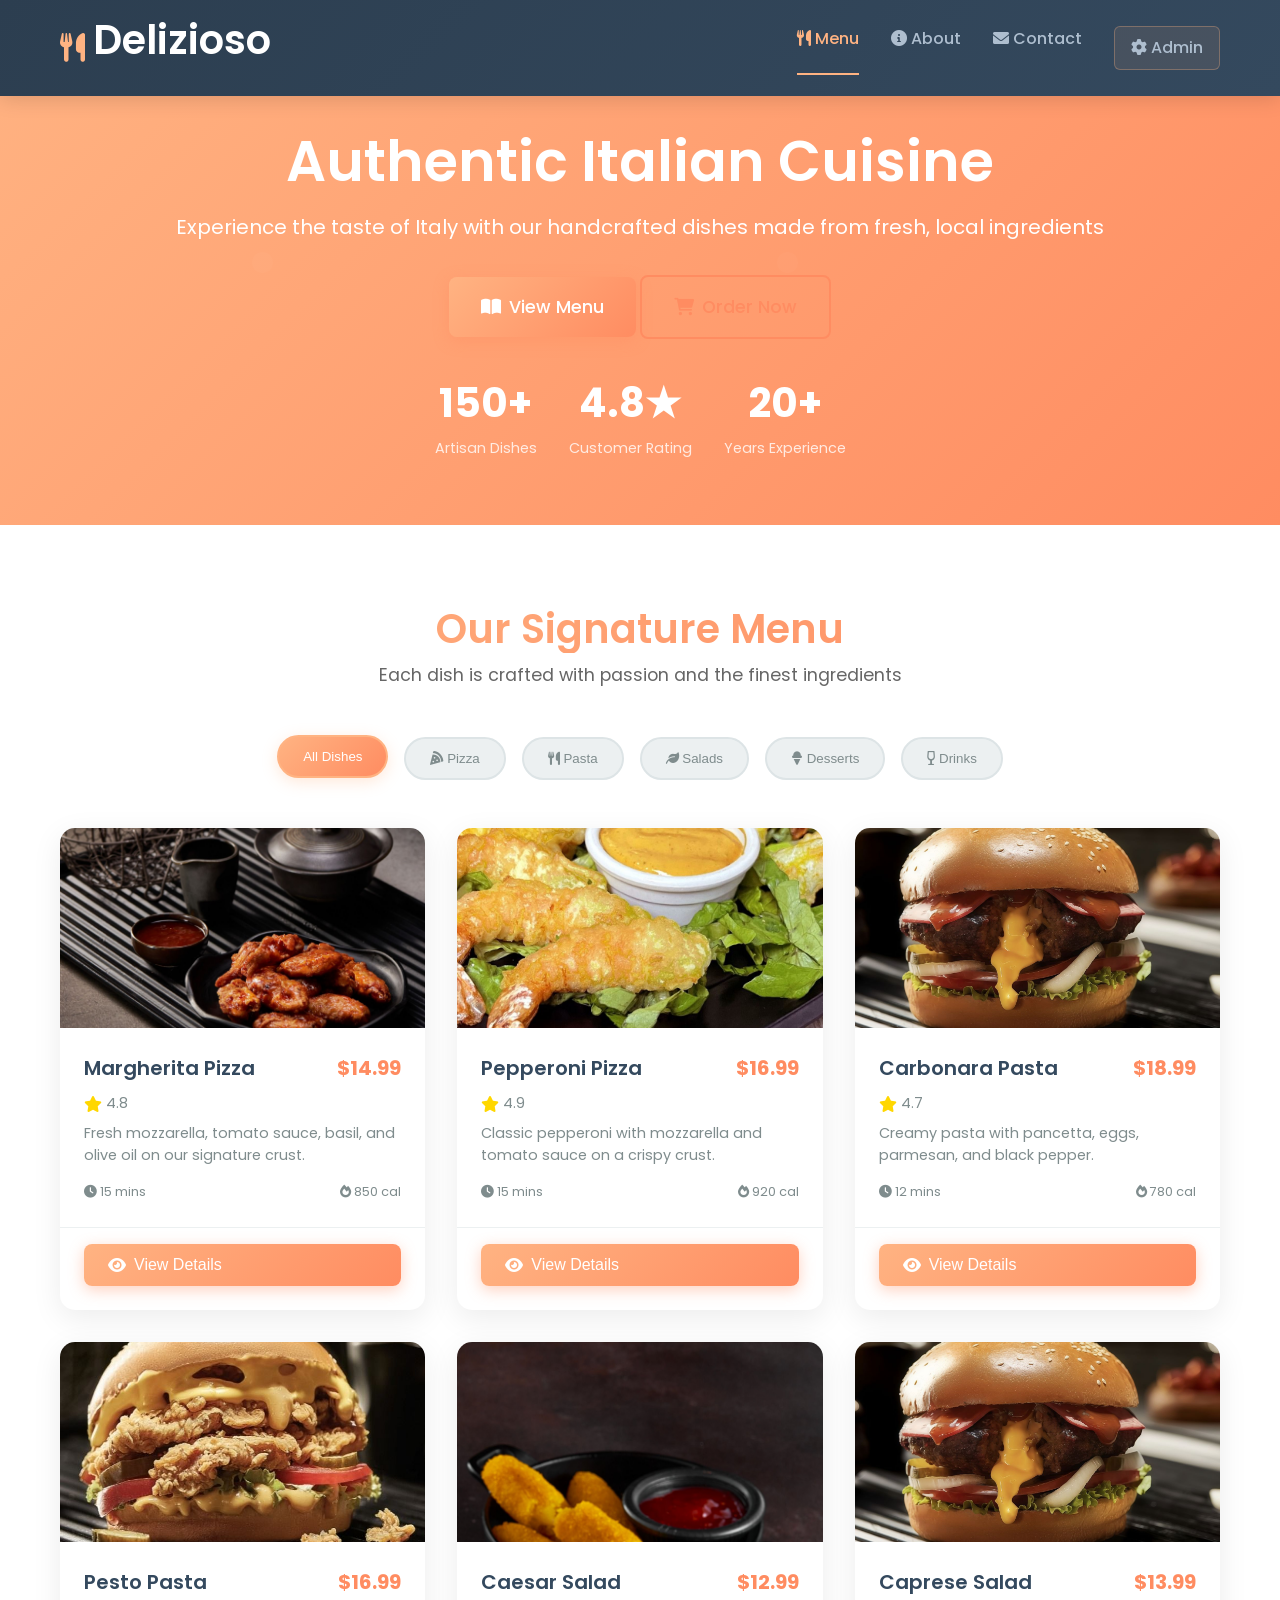
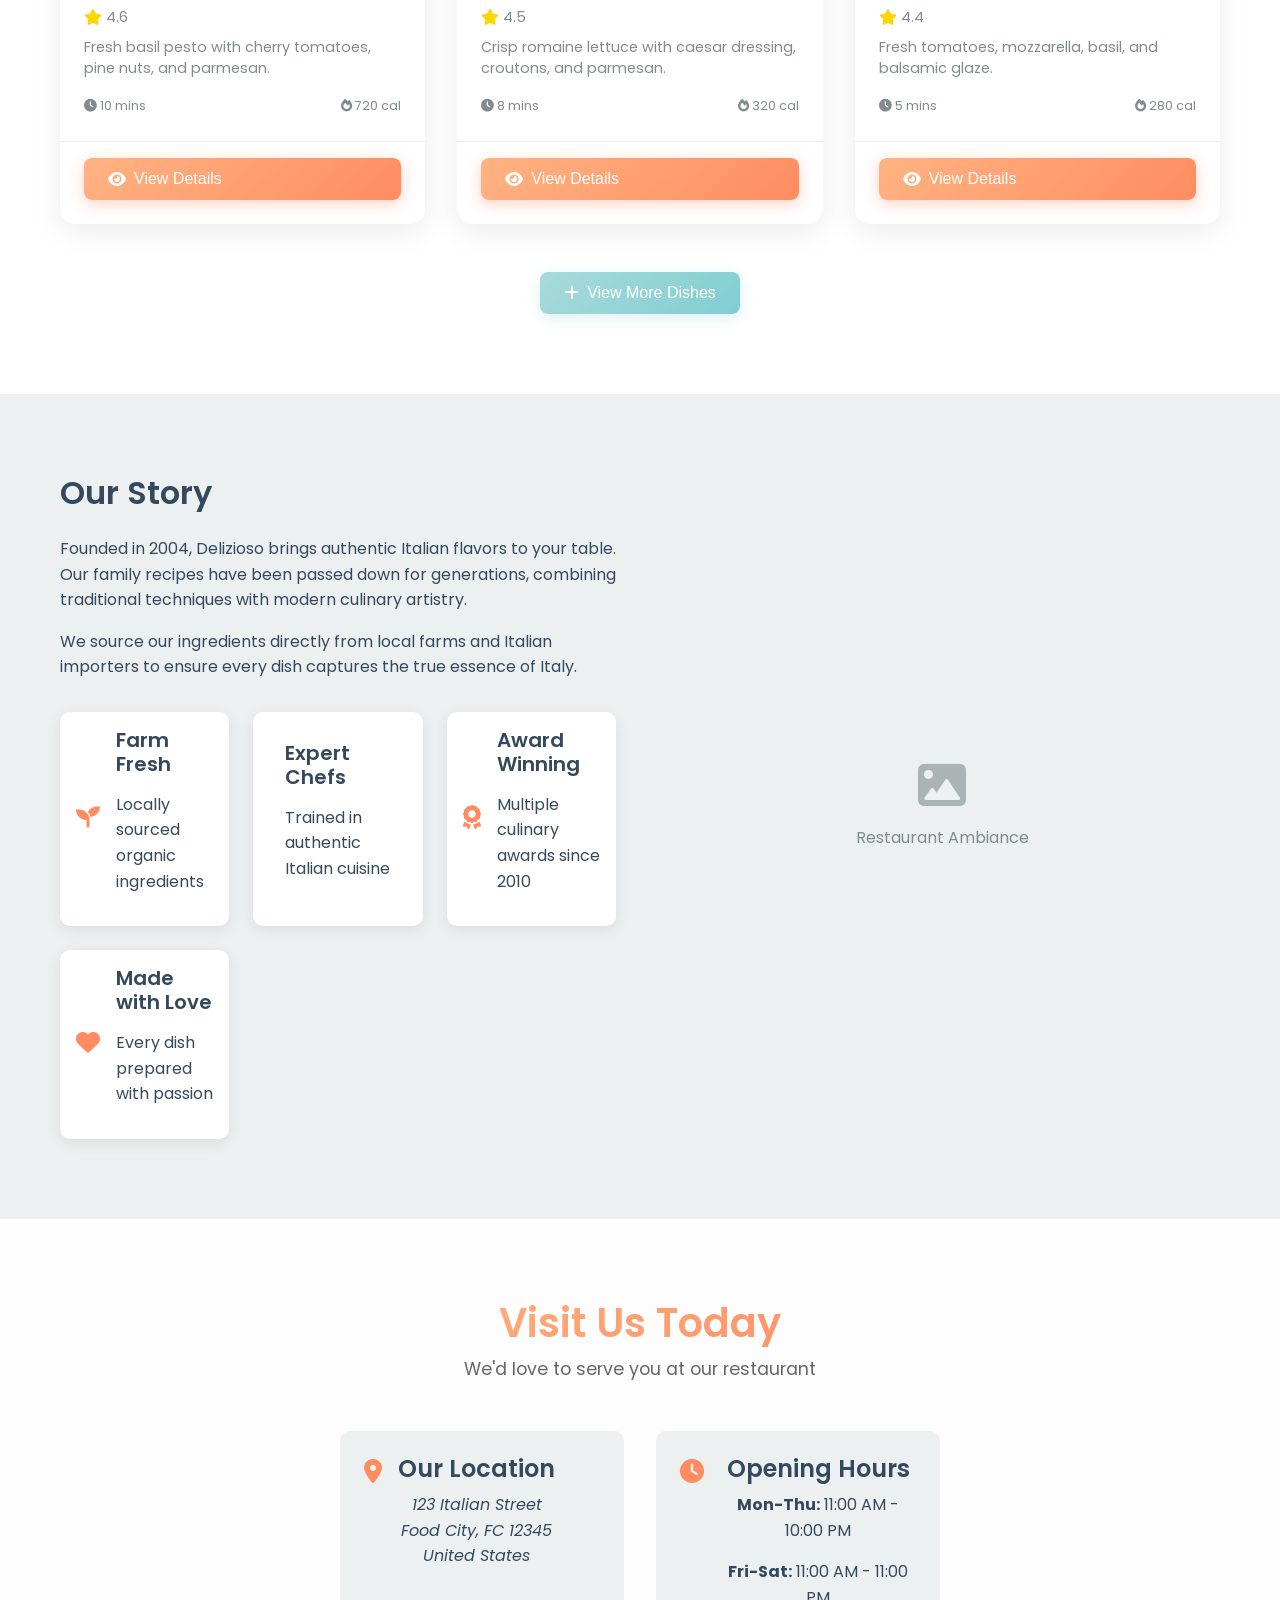
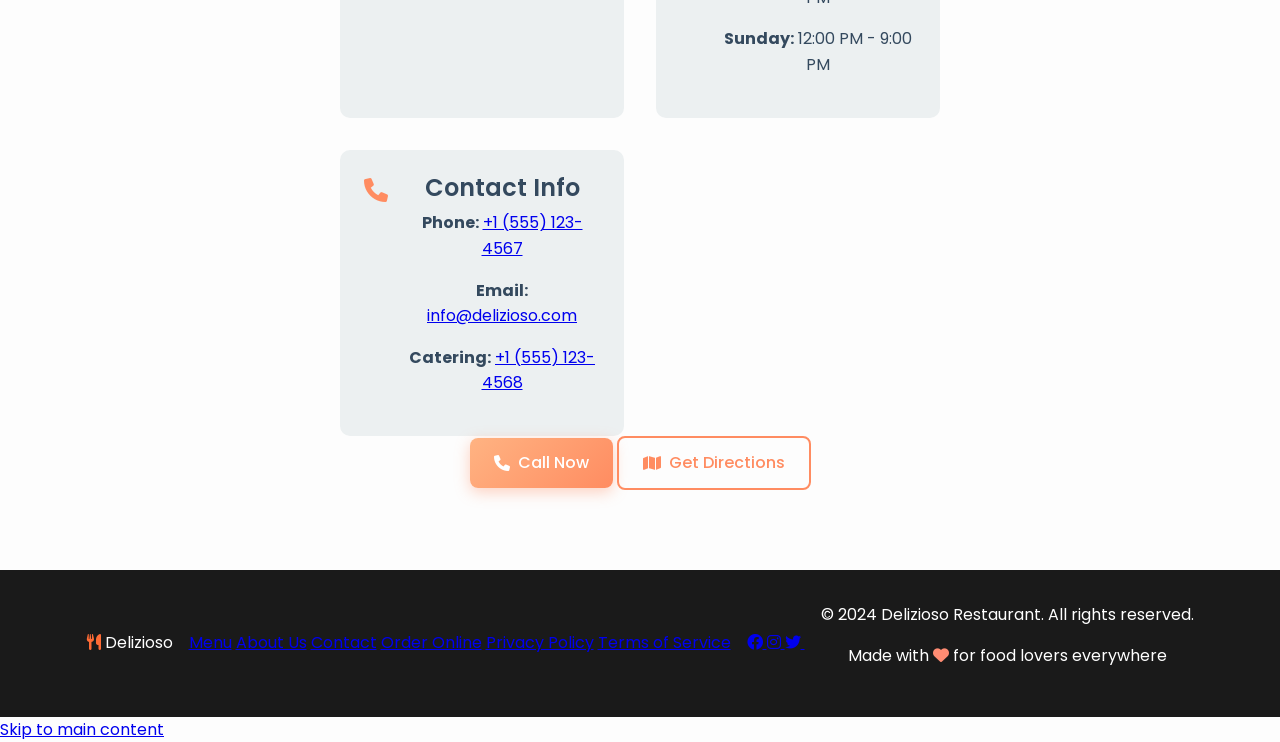
<file: index.html>
<!DOCTYPE html>
<html lang="en">
<head>
    <meta charset="UTF-8">
    <meta name="viewport" content="width=device-width, initial-scale=1.0">
    <title>Delizioso Restaurant - Authentic Italian Cuisine</title>
    <meta name="description" content="Experience authentic Italian cuisine at Delizioso Restaurant. Fresh ingredients, expert chefs, and unforgettable flavors.">
    <link rel="stylesheet" href="css/styles.css">
    <link href="https://fonts.googleapis.com/css2?family=Poppins:wght@300;400;500;600;700&display=swap" rel="stylesheet">
    <link rel="stylesheet" href="https://cdnjs.cloudflare.com/ajax/libs/font-awesome/6.0.0/css/all.min.css">
    <link rel="preconnect" href="https://fonts.googleapis.com">
    <link rel="preconnect" href="https://fonts.gstatic.com" crossorigin>
    <!-- Preload critical resources -->
    <link rel="preload" href="css/styles.css" as="style">
    <link rel="preload" href="https://fonts.googleapis.com/css2?family=Poppins:wght@300;400;500;600;700&display=swap" as="style">
</head>
<body class="home-page">
    <!-- Header -->
    <header class="header">
        <div class="container">
            <div class="header-content">
                <div class="logo">
                    <i class="fas fa-utensils"></i>
                    <h1>Delizioso</h1>
                </div>
                <nav class="nav" aria-label="Main Navigation">
                    <a href="#menu" class="nav-link active" aria-current="page">
                        <i class="fas fa-utensils"></i> Menu
                    </a>
                    <a href="#about" class="nav-link">
                        <i class="fas fa-info-circle"></i> About
                    </a>
                    <a href="#contact" class="nav-link">
                        <i class="fas fa-envelope"></i> Contact
                    </a>
                    <a href="admin.html" class="nav-link admin-link">
                        <i class="fas fa-cog"></i> Admin
                    </a>
                </nav>
                <button class="mobile-menu-toggle" aria-label="Toggle mobile menu" aria-expanded="false">
                    <i class="fas fa-bars"></i>
                </button>
            </div>
        </div>
    </header>

    <!-- Hero Section -->
    <section class="hero" aria-labelledby="hero-title">
        <div class="container">
            <div class="hero-content">
                <h1 id="hero-title" class="hero-title">Authentic Italian Cuisine</h1>
                <p class="hero-subtitle">Experience the taste of Italy with our handcrafted dishes made from fresh, local ingredients</p>
                <div class="hero-actions">
                    <a href="#menu" class="btn btn-primary btn-large" aria-label="View our menu">
                        <i class="fas fa-book-open"></i> View Menu
                    </a>
                    <a href="order.html" class="btn btn-outline btn-large" aria-label="Place an order">
                        <i class="fas fa-shopping-cart"></i> Order Now
                    </a>
                </div>
                <div class="hero-stats">
                    <div class="stat">
                        <span class="stat-number">150+</span>
                        <span class="stat-label">Artisan Dishes</span>
                    </div>
                    <div class="stat">
                        <span class="stat-number">4.8★</span>
                        <span class="stat-label">Customer Rating</span>
                    </div>
                    <div class="stat">
                        <span class="stat-number">20+</span>
                        <span class="stat-label">Years Experience</span>
                    </div>
                </div>
            </div>
        </div>
    </section>

    <!-- Menu Section -->
    <section id="menu" class="menu-section" aria-labelledby="menu-title">
        <div class="container">
            <div class="section-header">
                <h2 id="menu-title">Our Signature Menu</h2>
                <p>Each dish is crafted with passion and the finest ingredients</p>
            </div>

            <!-- Category Filter -->
            <div class="category-filter" role="tablist" aria-label="Menu categories">
                <button class="filter-btn active" data-category="all" role="tab" aria-selected="true">
                    All Dishes
                </button>
                <button class="filter-btn" data-category="pizza" role="tab" aria-selected="false">
                    <i class="fas fa-pizza-slice"></i> Pizza
                </button>
                <button class="filter-btn" data-category="pasta" role="tab" aria-selected="false">
                    <i class="fas fa-utensils"></i> Pasta
                </button>
                <button class="filter-btn" data-category="salad" role="tab" aria-selected="false">
                    <i class="fas fa-leaf"></i> Salads
                </button>
                <button class="filter-btn" data-category="dessert" role="tab" aria-selected="false">
                    <i class="fas fa-ice-cream"></i> Desserts
                </button>
                <button class="filter-btn" data-category="drink" role="tab" aria-selected="false">
                    <i class="fas fa-wine-glass-alt"></i> Drinks
                </button>
            </div>

            <!-- Products Grid -->
            <div class="products-grid" id="productsGrid" role="region" aria-label="Menu items">
                <!-- Products will be loaded here by JavaScript -->
                <div class="loading-products" aria-live="polite">
                    Loading menu items...
                </div>
            </div>

            <!-- Load More Button -->
            <div class="load-more-container">
                <button class="btn load-more-btn" id="loadMoreBtn" aria-label="Load more menu items">
                    <i class="fas fa-plus"></i> View More Dishes
                </button>
            </div>
        </div>
    </section>

    <!-- About Section -->
    <section id="about" class="about-section" aria-labelledby="about-title">
        <div class="container">
            <div class="about-content">
                <div class="about-text">
                    <h2 id="about-title">Our Story</h2>
                    <p>Founded in 2004, Delizioso brings authentic Italian flavors to your table. Our family recipes have been passed down for generations, combining traditional techniques with modern culinary artistry.</p>
                    <p>We source our ingredients directly from local farms and Italian importers to ensure every dish captures the true essence of Italy.</p>
                    <div class="about-features">
                        <div class="feature">
                            <div class="feature-icon">
                                <i class="fas fa-seedling"></i>
                            </div>
                            <div class="feature-content">
                                <h4>Farm Fresh</h4>
                                <p>Locally sourced organic ingredients</p>
                            </div>
                        </div>
                        <div class="feature">
                            <div class="feature-icon">
                                <i class="fas fa-user-chef"></i>
                            </div>
                            <div class="feature-content">
                                <h4>Expert Chefs</h4>
                                <p>Trained in authentic Italian cuisine</p>
                            </div>
                        </div>
                        <div class="feature">
                            <div class="feature-icon">
                                <i class="fas fa-award"></i>
                            </div>
                            <div class="feature-content">
                                <h4>Award Winning</h4>
                                <p>Multiple culinary awards since 2010</p>
                            </div>
                        </div>
                        <div class="feature">
                            <div class="feature-icon">
                                <i class="fas fa-heart"></i>
                            </div>
                            <div class="feature-content">
                                <h4>Made with Love</h4>
                                <p>Every dish prepared with passion</p>
                            </div>
                        </div>
                    </div>
                </div>
                <div class="about-image">
                    <div class="image-placeholder" role="img" aria-label="Delizioso restaurant interior">
                        <i class="fas fa-image"></i>
                        <span>Restaurant Ambiance</span>
                    </div>
                </div>
            </div>
        </div>
    </section>

    <!-- Contact Section -->
    <section id="contact" class="contact-section" aria-labelledby="contact-title">
        <div class="container">
            <div class="contact-content">
                <div class="section-header">
                    <h2 id="contact-title">Visit Us Today</h2>
                    <p>We'd love to serve you at our restaurant</p>
                </div>
                <div class="contact-info">
                    <div class="contact-item">
                        <div class="contact-icon">
                            <i class="fas fa-map-marker-alt"></i>
                        </div>
                        <div class="contact-details">
                            <h3>Our Location</h3>
                            <address>
                                123 Italian Street<br>
                                Food City, FC 12345<br>
                                United States
                            </address>
                        </div>
                    </div>
                    <div class="contact-item">
                        <div class="contact-icon">
                            <i class="fas fa-clock"></i>
                        </div>
                        <div class="contact-details">
                            <h3>Opening Hours</h3>
                            <p><strong>Mon-Thu:</strong> 11:00 AM - 10:00 PM</p>
                            <p><strong>Fri-Sat:</strong> 11:00 AM - 11:00 PM</p>
                            <p><strong>Sunday:</strong> 12:00 PM - 9:00 PM</p>
                        </div>
                    </div>
                    <div class="contact-item">
                        <div class="contact-icon">
                            <i class="fas fa-phone"></i>
                        </div>
                        <div class="contact-details">
                            <h3>Contact Info</h3>
                            <p><strong>Phone:</strong> <a href="tel:+15551234567">+1 (555) 123-4567</a></p>
                            <p><strong>Email:</strong> <a href="mailto:info@delizioso.com">info@delizioso.com</a></p>
                            <p><strong>Catering:</strong> <a href="tel:+15551234568">+1 (555) 123-4568</a></p>
                        </div>
                    </div>
                </div>
                <div class="contact-actions">
                    <a href="tel:+15551234567" class="btn btn-primary">
                        <i class="fas fa-phone"></i> Call Now
                    </a>
                    <a href="https://maps.google.com" class="btn btn-outline" target="_blank" rel="noopener noreferrer">
                        <i class="fas fa-map"></i> Get Directions
                    </a>
                </div>
            </div>
        </div>
    </section>

    <!-- Footer -->
    <footer class="footer">
        <div class="container">
            <div class="footer-content">
                <div class="footer-logo">
                    <i class="fas fa-utensils"></i>
                    <span class="logo-text">Delizioso</span>
                </div>
                <div class="footer-links">
                    <a href="#menu" class="footer-link">Menu</a>
                    <a href="#about" class="footer-link">About Us</a>
                    <a href="#contact" class="footer-link">Contact</a>
                    <a href="order.html" class="footer-link">Order Online</a>
                    <a href="privacy.html" class="footer-link">Privacy Policy</a>
                    <a href="terms.html" class="footer-link">Terms of Service</a>
                </div>
                <div class="footer-social">
                    <a href="#" class="social-link" aria-label="Visit our Facebook page">
                        <i class="fab fa-facebook"></i>
                    </a>
                    <a href="#" class="social-link" aria-label="Visit our Instagram profile">
                        <i class="fab fa-instagram"></i>
                    </a>
                    <a href="#" class="social-link" aria-label="Visit our Twitter page">
                        <i class="fab fa-twitter"></i>
                    </a>
                    <a href="#" class="social-link" aria-label="Visit our TripAdvisor page">
                        <i class="fab fa-tripadvisor"></i>
                    </a>
                </div>
                <div class="footer-bottom">
                    <p>&copy; 2024 Delizioso Restaurant. All rights reserved.</p>
                    <p class="footer-note">Made with <i class="fas fa-heart" style="color: #FF8C73;"></i> for food lovers everywhere</p>
                </div>
            </div>
        </div>
    </footer>

    <!-- Product Modal -->
    <div class="modal" id="productModal" role="dialog" aria-labelledby="modalTitle" aria-modal="true" hidden>
        <div class="modal-content">
            <div class="modal-header">
                <h3 id="modalTitle">Product Details</h3>
                <button class="modal-close" id="modalClose" aria-label="Close modal">
                    <i class="fas fa-times"></i>
                </button>
            </div>
            <div class="modal-body" id="modalBody">
                <!-- Product details will be loaded here -->
            </div>
            <div class="modal-footer">
                <button class="btn btn-secondary" id="modalCloseBtn">Continue Browsing</button>
                <button class="btn btn-primary" id="orderBtn">
                    <i class="fas fa-shopping-cart"></i> Order Now
                </button>
            </div>
        </div>
    </div>

    <!-- Loading Overlay -->
    <div class="loading-overlay" id="loadingOverlay" aria-live="assertive" hidden>
        <div class="loading-spinner">
            <i class="fas fa-utensils"></i>
        </div>
        <p class="loading-text">Preparing your experience...</p>
    </div>

    <!-- Notification Container -->
    <div id="notificationContainer" role="alert" aria-live="assertive" aria-atomic="true"></div>

    <!-- Scripts -->
    <script src="js/data.js" defer></script>
    <script src="js/utils.js" defer></script>
    <script src="js/main.js" defer></script>
    
    <!-- Skip to main content link (hidden until focused) -->
    <a href="#main-content" class="skip-to-content">Skip to main content</a>
</body>
</html>
</file>
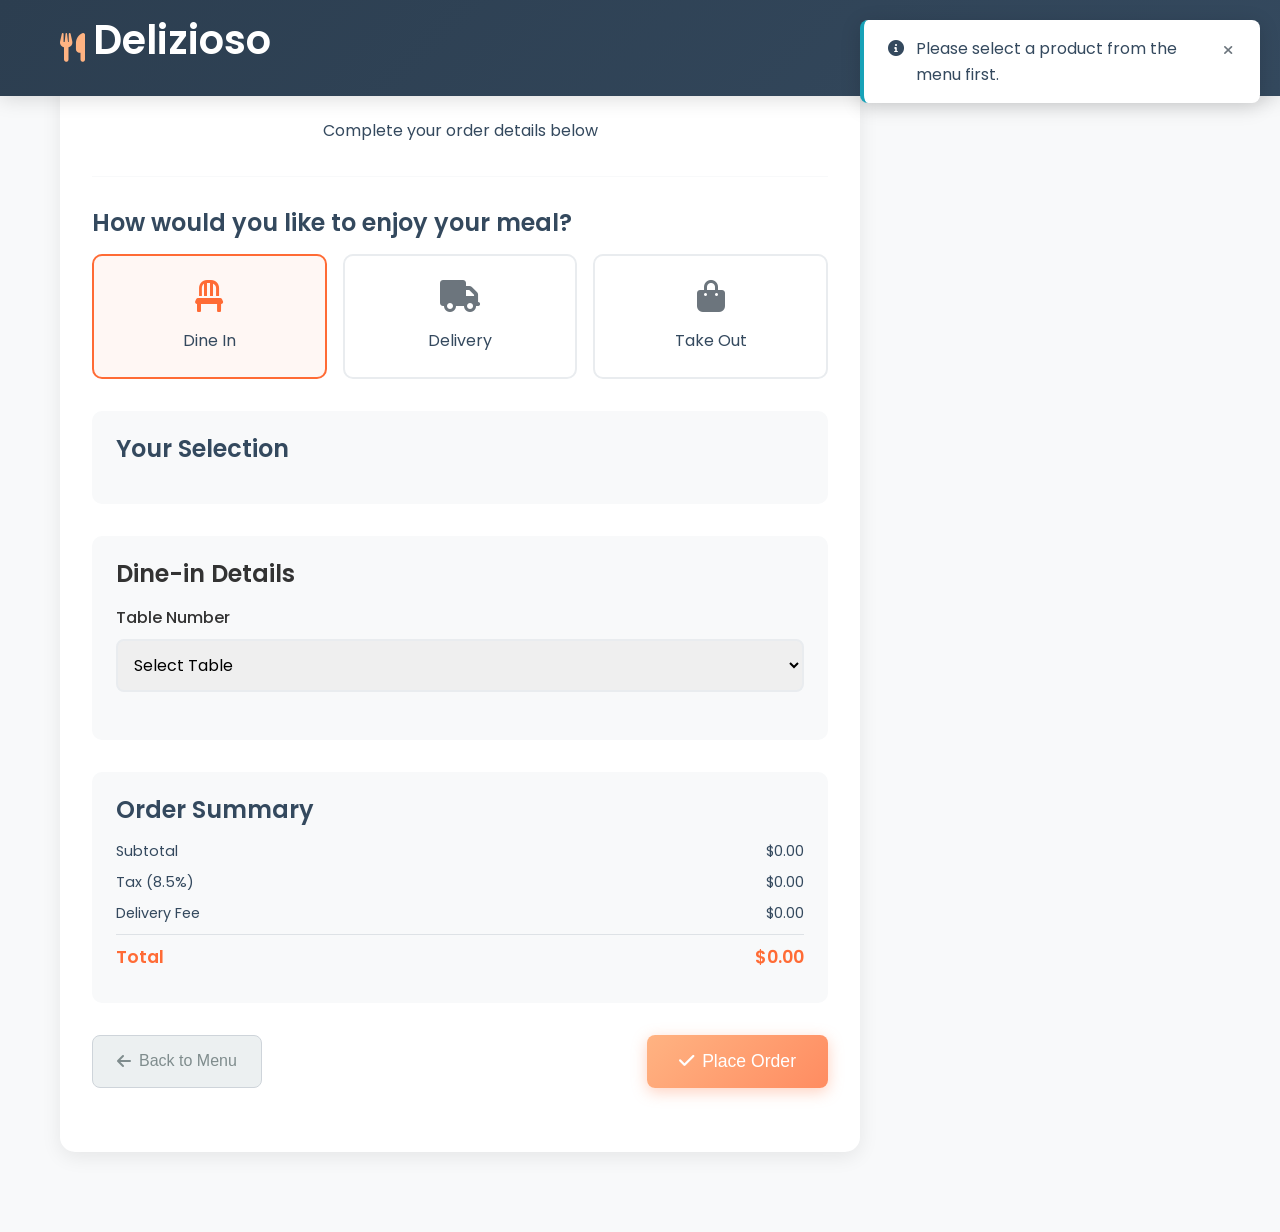
<file: order.html>
<!DOCTYPE html>
<html lang="en">
<head>
    <meta charset="UTF-8">
    <meta name="viewport" content="width=device-width, initial-scale=1.0">
    <title>Place Your Order - Delizioso</title>
    <link rel="stylesheet" href="css/styles.css">
    <link href="https://fonts.googleapis.com/css2?family=Poppins:wght@300;400;500;600;700&display=swap" rel="stylesheet">
    <link rel="stylesheet" href="https://cdnjs.cloudflare.com/ajax/libs/font-awesome/6.0.0/css/all.min.css">
</head>
<body class="order-page">
    <!-- Header -->
    <header class="header">
        <div class="container">
            <div class="header-content">
                <div class="logo">
                    <i class="fas fa-utensils"></i>
                    <h1>Delizioso</h1>
                </div>
                <nav class="nav">
                    <a href="index.html" class="nav-link">Menu</a>
                    <a href="index.html#about" class="nav-link">About</a>
                    <a href="index.html#contact" class="nav-link">Contact</a>
                </nav>
            </div>
        </div>
    </header>

    <!-- Order Form -->
    <main class="order-main">
        <div class="container">
            <div class="order-container">
                <div class="order-header">
                    <h2>Place Your Order</h2>
                    <p>Complete your order details below</p>
                </div>

                <!-- Order Type Selection -->
                <div class="order-type-section">
                    <h3>How would you like to enjoy your meal?</h3>
                    <div class="order-type-options">
                        <div class="order-type-option active" data-type="dine-in">
                            <i class="fas fa-chair"></i>
                            <span>Dine In</span>
                        </div>
                        <div class="order-type-option" data-type="delivery">
                            <i class="fas fa-truck"></i>
                            <span>Delivery</span>
                        </div>
                        <div class="order-type-option" data-type="takeout">
                            <i class="fas fa-shopping-bag"></i>
                            <span>Take Out</span>
                        </div>
                    </div>
                </div>

                <!-- Selected Product Display -->
                <div class="selected-product" id="selectedProduct">
                    <h3>Your Selection</h3>
                    <div class="product-summary">
                        <!-- Product details will be loaded here -->
                    </div>
                </div>

                <!-- Customer Details Form -->
                <form class="order-form" id="orderForm">
                    <!-- Dine-in specific fields -->
                    <div class="form-section" id="dineInSection">
                        <h3>Dine-in Details</h3>
                        <div class="form-group">
                            <label for="tableNumber">Table Number</label>
                            <select id="tableNumber" name="tableNumber" required>
                                <option value="">Select Table</option>
                                <option value="1">Table 1</option>
                                <option value="2">Table 2</option>
                                <option value="3">Table 3</option>
                                <option value="4">Table 4</option>
                                <option value="5">Table 5</option>
                                <option value="6">Table 6</option>
                                <option value="7">Table 7</option>
                                <option value="8">Table 8</option>
                            </select>
                        </div>
                    </div>

                    <!-- Delivery specific fields -->
                    <div class="form-section hidden" id="deliverySection">
                        <h3>Delivery Details</h3>
                        <div class="form-row">
                            <div class="form-group">
                                <label for="firstName">First Name</label>
                                <input type="text" id="firstName" name="firstName" required>
                            </div>
                            <div class="form-group">
                                <label for="lastName">Last Name</label>
                                <input type="text" id="lastName" name="lastName" required>
                            </div>
                        </div>
                        <div class="form-group">
                            <label for="phone">Phone Number</label>
                            <input type="tel" id="phone" name="phone" required>
                        </div>
                        <div class="form-group">
                            <label for="address">Delivery Address</label>
                            <textarea id="address" name="address" rows="3" placeholder="Street address, city, state, zip code" required></textarea>
                        </div>
                        <div class="form-group">
                            <label for="locationLink">Location Link (Optional)</label>
                            <input type="url" id="locationLink" name="locationLink" placeholder="https://maps.google.com/... or share location link">
                            <small class="form-hint">You can paste a Google Maps link or share your location</small>
                        </div>
                        <div class="form-group">
                            <label for="deliveryNotes">Delivery Notes (Optional)</label>
                            <textarea id="deliveryNotes" name="deliveryNotes" rows="2" placeholder="Apartment number, special instructions..."></textarea>
                        </div>
                    </div>

                    <!-- Takeout specific fields -->
                    <div class="form-section hidden" id="takeoutSection">
                        <h3>Pickup Details</h3>
                        <div class="form-row">
                            <div class="form-group">
                                <label for="pickupFirstName">First Name</label>
                                <input type="text" id="pickupFirstName" name="pickupFirstName" required>
                            </div>
                            <div class="form-group">
                                <label for="pickupLastName">Last Name</label>
                                <input type="text" id="pickupLastName" name="pickupLastName" required>
                            </div>
                        </div>
                        <div class="form-group">
                            <label for="pickupPhone">Phone Number</label>
                            <input type="tel" id="pickupPhone" name="pickupPhone" required>
                        </div>
                        <div class="form-group">
                            <label for="pickupTime">Pickup Time</label>
                            <select id="pickupTime" name="pickupTime" required>
                                <option value="">Select Time</option>
                                <option value="asap">ASAP</option>
                                <option value="15">15 minutes</option>
                                <option value="30">30 minutes</option>
                                <option value="45">45 minutes</option>
                                <option value="60">1 hour</option>
                            </select>
                        </div>
                    </div>

                    <!-- Payment Method -->
                    <div class="form-section">
                        <h3>Payment Method</h3>
                        <div class="payment-options">
                            <div class="payment-option active" data-method="cash">
                                <i class="fas fa-money-bill-wave"></i>
                                <span>Cash</span>
                            </div>
                            <div class="payment-option" data-method="card">
                                <i class="fas fa-credit-card"></i>
                                <span>Credit Card</span>
                            </div>
                            <div class="payment-option" data-method="digital">
                                <i class="fas fa-mobile-alt"></i>
                                <span>Digital Wallet</span>
                            </div>
                        </div>

                        <!-- Card Details (hidden by default) -->
                        <div class="card-details hidden" id="cardDetails">
                            <div class="form-row">
                                <div class="form-group">
                                    <label for="cardNumber">Card Number</label>
                                    <input type="text" id="cardNumber" name="cardNumber" placeholder="1234 5678 9012 3456">
                                </div>
                                <div class="form-group">
                                    <label for="expiryDate">Expiry Date</label>
                                    <input type="text" id="expiryDate" name="expiryDate" placeholder="MM/YY">
                                </div>
                            </div>
                            <div class="form-row">
                                <div class="form-group">
                                    <label for="cvv">CVV</label>
                                    <input type="text" id="cvv" name="cvv" placeholder="123">
                                </div>
                                <div class="form-group">
                                    <label for="cardName">Name on Card</label>
                                    <input type="text" id="cardName" name="cardName" placeholder="John Doe">
                                </div>
                            </div>
                        </div>
                    </div>

                    <!-- Order Summary -->
                    <div class="order-summary">
                        <h3>Order Summary</h3>
                        <div class="summary-item">
                            <span>Subtotal</span>
                            <span id="subtotal">$0.00</span>
                        </div>
                        <div class="summary-item">
                            <span>Tax (8.5%)</span>
                            <span id="tax">$0.00</span>
                        </div>
                        <div class="summary-item">
                            <span>Delivery Fee</span>
                            <span id="deliveryFee">$0.00</span>
                        </div>
                        <div class="summary-item total">
                            <span>Total</span>
                            <span id="total">$0.00</span>
                        </div>
                    </div>

                    <!-- Order Actions -->
                    <div class="order-actions">
                        <button type="button" class="btn btn-secondary" onclick="window.history.back()">
                            <i class="fas fa-arrow-left"></i> Back to Menu
                        </button>
                        <button type="submit" class="btn btn-primary btn-large" id="placeOrderBtn">
                            <i class="fas fa-check"></i> Place Order
                        </button>
                    </div>
                </form>
            </div>
        </div>
    </main>

    <!-- Order Success Modal -->
    <div class="modal" id="orderSuccessModal">
        <div class="modal-content">
            <div class="modal-header">
                <h3>Order Placed Successfully!</h3>
                <button class="modal-close" id="orderSuccessModalClose">
                    <i class="fas fa-times"></i>
                </button>
            </div>
            <div class="modal-body">
                <div class="success-message">
                    <i class="fas fa-check-circle success-icon"></i>
                    <h4>Thank you for your order!</h4>
                    <p id="orderConfirmationMessage">Your order has been received and is being prepared.</p>
                    <div class="order-details" id="orderDetails">
                        <!-- Order details will be shown here -->
                    </div>
                </div>
            </div>
            <div class="modal-footer">
                <button class="btn btn-primary" onclick="window.location.href='index.html'">
                    <i class="fas fa-home"></i> Back to Home
                </button>
            </div>
        </div>
    </div>

    <!-- Scripts -->
    <script src="js/data.js"></script>
    <script src="js/utils.js"></script>
    <script src="js/order.js"></script>
</body>
</html>
</file>
<file: css/styles.css>
* {
    margin: 0;
    padding: 0;
    box-sizing: border-box;
}

html {
    scroll-behavior: smooth;
}

:root {
    --primary-light: #FFB382;
    --primary-light-rgb: 255, 179, 130;
    --primary-dark: #FF8C61;
    --primary-dark-rgb: 255, 140, 97;
    --accent-light: #A8DADC;
    --accent-dark: #80CED1;
    --text-dark: #34495E;
    --text-light: #7F8C8D;
    --background-light: #FDFDFD;
    --background-medium: #ECF0F1;
    --shadow-color: rgba(0, 0, 0, 0.08);
}

body {
    font-family: 'Poppins', sans-serif;
    line-height: 1.6;
    color: var(--text-dark);
    background-color: var(--background-light);
    overflow-x: hidden;
}

/* Container */
.container {
    max-width: 1200px;
    margin: 0 auto;
    padding: 0 20px;
}

/* Typography */
h1, h2, h3, h4, h5, h6 {
    font-weight: 600;
    line-height: 1.2;
    margin-bottom: 1rem;
}

h1 { font-size: 2.5rem; }
h2 { font-size: 2rem; }
h3 { font-size: 1.5rem; }
h4 { font-size: 1.25rem; }

p {
    margin-bottom: 1rem;
}

/* Buttons */
.btn {
    display: inline-flex;
    align-items: center;
    gap: 0.5rem;
    padding: 0.75rem 1.5rem;
    border: none;
    border-radius: 8px;
    font-size: 1rem;
    font-weight: 500;
    text-decoration: none;
    cursor: pointer;
    transition: all 0.3s ease;
    position: relative;
    overflow: hidden;
}

.btn::before {
    content: '';
    position: absolute;
    top: 0;
    left: -100%;
    width: 100%;
    height: 100%;
    background: linear-gradient(90deg, transparent, rgba(255, 255, 255, 0.2), transparent);
    transition: left 0.5s;
}

.btn:hover::before {
    left: 100%;
}

.btn-primary {
    background: linear-gradient(135deg, var(--primary-light), var(--primary-dark));
    color: white;
    box-shadow: 0 4px 15px rgba(255, 139, 97, 0.4);
}

.btn-primary:hover {
    transform: translateY(-2px);
    box-shadow: 0 6px 20px rgba(255, 139, 97, 0.5);
}

.btn-secondary {
    background: var(--background-medium);
    color: var(--text-light);
    border: 1px solid #ced4da;
}

.btn-secondary:hover {
    background: #dde4e6;
    color: var(--text-dark);
}

.btn-outline {
    background: transparent;
    color: var(--primary-dark);
    border: 2px solid var(--primary-dark);
}

.btn-outline:hover {
    background: var(--primary-dark);
    color: white;
}

.btn-large {
    padding: 1rem 2rem;
    font-size: 1.1rem;
}

.btn:disabled {
    opacity: 0.6;
    cursor: not-allowed;
    transform: none !important;
}

/* Header */
.header {
    background: linear-gradient(135deg, #2c3e50, #34495e); /* Darker, sophisticated background */
    color: white;
    padding: 1rem 0;
    position: fixed;
    top: 0;
    left: 0;
    right: 0;
    z-index: 1000;
    box-shadow: 0 2px 20px rgba(0, 0, 0, 0.15);
}

.header-content {
    display: flex;
    justify-content: space-between;
    align-items: center;
}

.logo {
    display: flex;
    align-items: center;
    gap: 0.5rem;
    font-size: 1.5rem;
    font-weight: 700;
}

.logo i {
    color: var(--primary-light);
    font-size: 1.8rem;
}

.nav {
    display: flex;
    gap: 2rem;
}

.nav-link {
    color: #aebecf;
    text-decoration: none;
    font-weight: 500;
    transition: color 0.3s ease;
    position: relative;
}

.nav-link::after {
    content: '';
    position: absolute;
    bottom: -5px;
    left: 0;
    width: 0;
    height: 2px;
    background: var(--primary-light);
    transition: width 0.3s ease;
}

.nav-link:hover,
.nav-link.active {
    color: var(--primary-light);
}

.nav-link:hover::after,
.nav-link.active::after {
    width: 100%;
}

.admin-link {
    background: rgba(var(--primary-light-rgb), 0.1);
    padding: 0.5rem 1rem;
    border-radius: 6px;
    border: 1px solid rgba(var(--primary-light-rgb), 0.3);
}

.admin-link:hover {
    background: rgba(var(--primary-light-rgb), 0.2);
}

.mobile-menu-toggle {
    display: none;
    background: none;
    border: none;
    color: white;
    font-size: 1.5rem;
    cursor: pointer;
}

/* Hero Section */
.hero {
    background: linear-gradient(135deg, var(--primary-light), var(--primary-dark));
    color: white;
    padding: 8rem 0 4rem;
    text-align: center;
    position: relative;
    overflow: hidden;
}

.hero::before {
    content: '';
    position: absolute;
    top: 0;
    left: 0;
    right: 0;
    bottom: 0;
    background: url('data:image/svg+xml,<svg xmlns="http://www.w3.org/2000/svg" viewBox="0 0 100 100"><circle cx="50" cy="50" r="2" fill="rgba(255,255,255,0.15)"/></svg>') repeat;
    opacity: 0.15;
}

.hero-content {
    position: relative;
    z-index: 2;
}

.hero-title {
    font-size: 3.5rem;
    margin-bottom: 1rem;
    animation: slideUp 1s ease-out;
}

.hero-subtitle {
    font-size: 1.25rem;
    margin-bottom: 2rem;
    opacity: 0.9;
    animation: slideUp 1s ease-out 0.2s both;
}

.hero-stats {
    display: flex;
    justify-content: center;
    gap: 2rem;
    margin-top: 2rem;
    animation: slideUp 1s ease-out 0.4s both;
}

.stat {
    text-align: center;
}

.stat-number {
    display: block;
    font-size: 2.5rem;
    font-weight: 700;
    color: white;
}

.stat-label {
    font-size: 0.9rem;
    opacity: 0.8;
}

/* Section Headers */
.section-header {
    text-align: center;
    margin-bottom: 3rem;
}

.section-header h2 {
    font-size: 2.5rem;
    margin-bottom: 0.5rem;
    background: linear-gradient(135deg, var(--primary-light), var(--primary-dark));
    -webkit-background-clip: text;
    -webkit-text-fill-color: transparent;
    background-clip: text;
}

.section-header p {
    font-size: 1.1rem;
    color: #666;
}

/* Menu Section */
.menu-section {
    padding: 5rem 0;
    background: white;
}

.category-filter {
    display: flex;
    justify-content: center;
    gap: 1rem;
    margin-bottom: 3rem;
    flex-wrap: wrap;
}

.filter-btn {
    padding: 0.75rem 1.5rem;
    background: var(--background-medium);
    border: 2px solid #dde4e6;
    border-radius: 25px;
    color: var(--text-light);
    cursor: pointer;
    font-weight: 500;
    transition: all 0.3s ease;
}

.filter-btn:hover,
.filter-btn.active {
    background: linear-gradient(135deg, var(--primary-light), var(--primary-dark));
    color: white;
    border-color: var(--primary-light);
    transform: translateY(-2px);
    box-shadow: 0 4px 15px rgba(var(--primary-light-rgb), 0.3);
}

.products-grid {
    display: grid;
    grid-template-columns: repeat(auto-fit, minmax(300px, 1fr));
    gap: 2rem;
    margin-bottom: 3rem;
}

.product-card {
    background: white;
    border-radius: 15px;
    overflow: hidden;
    box-shadow: 0 8px 30px var(--shadow-color);
    transition: all 0.3s ease;
    opacity: 0;
    transform: translateY(30px);
    animation: slideUp 0.6s ease-out forwards;
}

.product-card:hover {
    transform: translateY(-5px);
    box-shadow: 0 18px 40px rgba(0, 0, 0, 0.15);
}

.product-image {
    height: 200px;
    background: linear-gradient(135deg, var(--background-medium), var(--background-light));
    display: flex;
    align-items: center;
    justify-content: center;
    position: relative;
    overflow: hidden;
}

.product-image img {
    width: 100%;
    height: 100%;
    object-fit: cover;
    transition: transform 0.3s ease;
}

.product-card:hover .product-image img {
    transform: scale(1.05);
}

.image-placeholder {
    display: flex;
    flex-direction: column;
    align-items: center;
    gap: 1rem;
    color: var(--text-light);
}

.image-placeholder i {
    font-size: 3rem;
    opacity: 0.6;
}

.product-info {
    padding: 1.5rem;
}

.product-header {
    display: flex;
    justify-content: space-between;
    align-items: flex-start;
    margin-bottom: 0.5rem;
}

.product-name {
    font-size: 1.25rem;
    font-weight: 600;
    color: var(--text-dark);
}

.product-price {
    font-size: 1.25rem;
    font-weight: 700;
    color: var(--primary-dark);
}

.product-rating {
    display: flex;
    align-items: center;
    gap: 0.25rem;
    margin-bottom: 0.5rem;
}

.product-rating i {
    color: #FFD700; /* Gold color for stars */
}

.product-rating span {
    font-size: 0.9rem;
    color: var(--text-light);
}

.product-description {
    color: var(--text-light);
    font-size: 0.9rem;
    line-height: 1.5;
    margin-bottom: 1rem;
}

.product-meta {
    display: flex;
    justify-content: space-between;
    font-size: 0.8rem;
    color: var(--text-light);
}

.product-actions {
    padding: 1rem 1.5rem 1.5rem;
    border-top: 1px solid var(--background-medium);
}

.product-actions .btn {
    width: 100%;
}

.load-more-container {
    text-align: center;
}

.load-more-btn {
    background: linear-gradient(135deg, var(--accent-light), var(--accent-dark));
    color: white;
    box-shadow: 0 4px 15px rgba(168, 218, 220, 0.4);
}

.load-more-btn:hover {
    background: linear-gradient(135deg, #90c4c6, #6daeb1);
    box-shadow: 0 6px 20px rgba(168, 218, 220, 0.5);
}

/* About Section */
.about-section {
    padding: 5rem 0;
    background: var(--background-medium);
}

.about-content {
    display: grid;
    grid-template-columns: 1fr 1fr;
    gap: 3rem;
    align-items: center;
}

.about-text h2 {
    margin-bottom: 1.5rem;
}

.about-features {
    display: grid;
    grid-template-columns: repeat(auto-fit, minmax(150px, 1fr));
    gap: 1.5rem;
    margin-top: 2rem;
}

.feature {
    display: flex;
    align-items: center;
    gap: 1rem;
    padding: 1rem;
    background: white;
    border-radius: 10px;
    box-shadow: 0 4px 15px var(--shadow-color);
}

.feature i {
    font-size: 1.5rem;
    color: var(--primary-dark);
}

.about-image {
    text-align: center;
}

/* Contact Section */
.contact-section {
    padding: 5rem 0;
    background: var(--background-light);
}

.contact-content {
    max-width: 600px;
    margin: 0 auto;
    text-align: center;
}

.contact-info {
    display: grid;
    grid-template-columns: repeat(auto-fit, minmax(250px, 1fr));
    gap: 2rem;
    margin-top: 3rem;
}

.contact-item {
    display: flex;
    align-items: flex-start;
    gap: 1rem;
    padding: 1.5rem;
    background: var(--background-medium);
    border-radius: 10px;
    transition: transform 0.3s ease;
}

.contact-item:hover {
    transform: translateY(-2px);
}

.contact-item i {
    font-size: 1.5rem;
    color: var(--primary-dark);
    margin-top: 0.25rem;
}

.contact-item h3 {
    margin-bottom: 0.5rem;
}

/* Footer */
.footer {
    background: #1a1a1a;
    color: white;
    padding: 2rem 0;
    text-align: center;
}

.footer-content {
    display: flex;
    justify-content: center;
    align-items: center;
    gap: 1rem;
}

.footer-logo i {
    color: #ff6b35;
}

/* Modal Styles */
.modal {
    display: none;
    position: fixed;
    top: 0;
    left: 0;
    right: 0;
    bottom: 0;
    background: rgba(44, 62, 80, 0.8);
    z-index: 2000;
    align-items: center;
    justify-content: center;
    padding: 2rem;
    backdrop-filter: blur(8px);
}

.modal-content {
    background: white;
    border-radius: 18px;
    width: 100%;
    max-width: 650px;
    max-height: 90vh;
    overflow-y: auto;
    box-shadow: 0 25px 50px rgba(0, 0, 0, 0.4);
    animation: modalSlideIn 0.3s ease-out;
}

.modal-large {
    max-width: 800px;
}

.modal-header {
    display: flex;
    justify-content: space-between;
    align-items: center;
    padding: 1.5rem;
    border-bottom: 1px solid var(--background-medium);
}

.modal-title {
    font-size: 1.6rem;
    font-weight: 600;
    color: var(--text-dark);
}

.modal-close {
    background: none;
    border: none;
    font-size: 1.6rem;
    color: var(--text-light);
    cursor: pointer;
    padding: 0.5rem;
    border-radius: 50%;
    transition: all 0.3s ease;
}

.modal-close:hover {
    background: var(--background-medium);
    color: var(--text-dark);
}

.modal-body {
    padding: 1.5rem;
}

.modal-footer {
    display: flex;
    justify-content: flex-end;
    gap: 1rem;
    padding: 1.5rem;
    border-top: 1px solid #f8f9fa;
}

/* Loading Styles */
.loading-overlay {
    position: fixed;
    top: 0;
    left: 0;
    right: 0;
    bottom: 0;
    background: rgba(255, 255, 255, 0.9);
    z-index: 3000;
    display: none;
    align-items: center;
    justify-content: center;
}

.loading-spinner {
    font-size: 2rem;
    color: var(--primary-dark);
    animation: spin 1s linear infinite;
}

.loading-spinner i {
    animation: spin 1s linear infinite;
}

/* Animations */
@keyframes slideUp {
    from {
        opacity: 0;
        transform: translateY(30px);
    }
    to {
        opacity: 1;
        transform: translateY(0);
    }
}

@keyframes slideDown {
    from {
        opacity: 0;
        transform: translateY(-30px);
    }
    to {
        opacity: 1;
        transform: translateY(0);
    }
}

@keyframes slideLeft {
    from {
        opacity: 0;
        transform: translateX(30px);
    }
    to {
        opacity: 1;
        transform: translateX(0);
    }
}

@keyframes slideRight {
    from {
        opacity: 0;
        transform: translateX(-30px);
    }
    to {
        opacity: 1;
        transform: translateX(0);
    }
}

@keyframes modalSlideIn {
    from {
        opacity: 0;
        transform: scale(0.9) translateY(-20px);
    }
    to {
        opacity: 1;
        transform: scale(1) translateY(0);
    }
}

@keyframes spin {
    from {
        transform: rotate(0deg);
    }
    to {
        transform: rotate(360deg);
    }
}

@keyframes fadeIn {
    from {
        opacity: 0;
    }
    to {
        opacity: 1;
    }
}

@keyframes pulse {
    0%, 100% {
        transform: scale(1);
    }
    50% {
        transform: scale(1.05);
    }
}

/* Form Styles */
.form-group {
    margin-bottom: 1.5rem;
}

.form-group label {
    display: block;
    margin-bottom: 0.5rem;
    font-weight: 500;
    color: #333;
}

.form-group input,
.form-group select,
.form-group textarea {
    width: 100%;
    padding: 0.75rem;
    border: 2px solid #e9ecef;
    border-radius: 8px;
    font-size: 1rem;
    font-family: inherit;
    transition: all 0.3s ease;
}

.form-group input:focus,
.form-group select:focus,
.form-group textarea:focus {
    outline: none;
    border-color: #ff6b35;
    box-shadow: 0 0 0 3px rgba(255, 107, 53, 0.1);
}

.form-group.error input,
.form-group.error select,
.form-group.error textarea {
    border-color: #dc3545;
    box-shadow: 0 0 0 3px rgba(220, 53, 69, 0.1);
}

.error-message {
    color: #dc3545;
    font-size: 0.875rem;
    margin-top: 0.25rem;
}

.form-hint {
    display: block;
    color: #6c757d;
    font-size: 0.8rem;
    margin-top: 0.25rem;
    font-style: italic;
}

.form-row {
    display: grid;
    grid-template-columns: 1fr 1fr;
    gap: 1rem;
}

/* Hidden utility class */
.hidden {
    display: none !important;
}

/* Responsive Design */
@media (max-width: 768px) {
    .container {
        padding: 0 15px;
    }

    .header-content {
        flex-wrap: wrap;
        gap: 1rem;
    }

    .nav {
        display: none;
    }

    .mobile-menu-toggle {
        display: block;
    }

    .hero {
        padding: 6rem 0 3rem;
    }

    .hero-title {
        font-size: 2.5rem;
    }

    .hero-stats {
        flex-wrap: wrap;
        gap: 1rem;
    }

    .about-content {
        grid-template-columns: 1fr;
        gap: 2rem;
    }

    .products-grid {
        grid-template-columns: 1fr;
        gap: 1.5rem;
    }

    .category-filter {
        gap: 0.5rem;
    }

    .filter-btn {
        padding: 0.5rem 1rem;
        font-size: 0.9rem;
    }

    .modal {
        padding: 1rem;
    }

    .modal-content {
        max-height: 95vh;
    }

    .form-row {
        grid-template-columns: 1fr;
    }

    .contact-info {
        grid-template-columns: 1fr;
    }
}

@media (max-width: 480px) {
    h1 { font-size: 2rem; }
    h2 { font-size: 1.5rem; }

    .hero-title {
        font-size: 2rem;
    }

    .btn {
        padding: 0.6rem 1.2rem;
        font-size: 0.9rem;
    }

    .section-header h2 {
        font-size: 2rem;
    }

    .product-card {
        margin: 0 -10px;
    }
}

/* Print Styles */
@media print {
    .btn, .modal, .loading-overlay, .mobile-menu-toggle {
        display: none !important;
    }

    .header {
        position: static;
        box-shadow: none;
    }

    body {
        background: white;
    }
}

/* Admin Page Specific Styles */
.admin-page {
    background: #f8f9fa;
}

.admin-header {
    background: linear-gradient(135deg, #4a69bd, #6a89cc); /* Softer blue gradient */
    padding: 1rem 0;
    position: fixed;
    top: 0;
    left: 0;
    right: 0;
    z-index: 1000;
    box-shadow: 0 2px 20px rgba(0, 0, 0, 0.15);
}

.admin-main {
    margin-top: 80px;
    padding: 2rem 0;
}

.stats-section {
    margin-bottom: 3rem;
}

.stats-grid {
    display: grid;
    grid-template-columns: repeat(auto-fit, minmax(250px, 1fr));
    gap: 1.5rem;
}

.stat-card {
    background: white;
    padding: 1.5rem;
    border-radius: 12px;
    box-shadow: 0 2px 10px rgba(0, 0, 0, 0.05);
    display: flex;
    align-items: center;
    gap: 1rem;
    transition: transform 0.3s ease;
}

.stat-card:hover {
    transform: translateY(-2px);
}

.stat-icon {
    width: 60px;
    height: 60px;
    border-radius: 12px;
    display: flex;
    align-items: center;
    justify-content: center;
    font-size: 1.5rem;
}

.stat-icon.primary { background: linear-gradient(135deg, #667eea, #764ba2); color: white; }
.stat-icon.success { background: linear-gradient(135deg, #4facfe, #00f2fe); color: white; }
.stat-icon.info { background: linear-gradient(135deg, #43e97b, #38f9d7); color: white; }
.stat-icon.warning { background: linear-gradient(135deg, #fa709a, #fee140); color: white; }
.stat-icon.secondary { background: linear-gradient(135deg, #a8edea, #fed6e3); color: #333; }
.stat-icon.danger { background: linear-gradient(135deg, #ff9a9e, #fecfef); color: white; }

.stat-info h3 {
    font-size: 0.9rem;
    color: #666;
    margin-bottom: 0.25rem;
}

.stat-value {
    font-size: 2rem;
    font-weight: 700;
    color: #333;
    margin-bottom: 0.25rem;
}

.stat-change {
    font-size: 0.8rem;
    font-weight: 500;
}

.stat-change.positive { color: #28a745; }
.stat-change.negative { color: #dc3545; }

.charts-section {
    margin-bottom: 3rem;
}

.chart-container {
    background: white;
    padding: 2rem;
    border-radius: 12px;
    box-shadow: 0 2px 10px rgba(0, 0, 0, 0.05);
}

.chart-container h3 {
    margin-bottom: 2rem;
    text-align: center;
}

.chart-placeholder {
    height: 300px;
    background: linear-gradient(135deg, #f093fb, #f5576c);
    border-radius: 8px;
    display: flex;
    flex-direction: column;
    align-items: center;
    justify-content: center;
    color: white;
    position: relative;
    overflow: hidden;
}

.chart-placeholder::before {
    content: '';
    position: absolute;
    top: 0;
    left: 0;
    right: 0;
    bottom: 0;
    background: url('data:image/svg+xml,<svg xmlns="http://www.w3.org/2000/svg" viewBox="0 0 100 100"><rect width="100" height="100" fill="none"/><path d="M10 80 L20 60 L30 70 L40 50 L50 60 L60 40 L70 50 L80 30 L90 40" stroke="rgba(255,255,255,0.3)" stroke-width="2" fill="none"/></svg>');
    opacity: 0.5;
}

.chart-bars {
    display: flex;
    align-items: end;
    gap: 2px;
    margin-top: 1rem;
    width: 80%;
}

.chart-bar {
    flex: 1;
    background: rgba(255, 255, 255, 0.8);
    border-radius: 2px 2px 0 0;
    transition: height 0.5s ease;
    animation: slideUp 0.5s ease-out forwards;
}

.products-management {
    margin-bottom: 3rem;
}

.products-table-container {
    background: white;
    border-radius: 12px;
    overflow: hidden;
    box-shadow: 0 2px 10px rgba(0, 0, 0, 0.05);
}

.products-table {
    width: 100%;
    border-collapse: collapse;
}

.products-table th,
.products-table td {
    padding: 1rem;
    text-align: left;
    border-bottom: 1px solid #f8f9fa;
}

.products-table th {
    background: #f8f9fa;
    font-weight: 600;
    color: #333;
}

.products-table tbody tr:hover {
    background: #f8f9fa;
}

.ads-section {
    margin-bottom: 3rem;
}

.ads-grid {
    display: grid;
    grid-template-columns: repeat(auto-fit, minmax(300px, 1fr));
    gap: 1.5rem;
}

.ad-card {
    background: white;
    border-radius: 12px;
    overflow: hidden;
    box-shadow: 0 2px 10px rgba(0, 0, 0, 0.05);
    transition: transform 0.3s ease;
}

.ad-card:hover {
    transform: translateY(-2px);
}

.ad-image {
    height: 150px;
    background: linear-gradient(135deg, #667eea, #764ba2);
    display: flex;
    align-items: center;
    justify-content: center;
    position: relative;
}

.ad-image img {
    width: 100%;
    height: 100%;
    object-fit: cover;
}

.ad-content {
    padding: 1.5rem;
}

.ad-title {
    font-size: 1.25rem;
    font-weight: 600;
    margin-bottom: 0.5rem;
}

.ad-description {
    color: #666;
    margin-bottom: 1rem;
}

.ad-stats {
    display: flex;
    gap: 1rem;
    font-size: 0.9rem;
    color: #888;
}

.orders-section {
    margin-bottom: 3rem;
}

.orders-list {
    display: grid;
    gap: 1rem;
}

.order-item {
    background: white;
    padding: 1.5rem;
    border-radius: 12px;
    box-shadow: 0 2px 10px rgba(0, 0, 0, 0.05);
    display: flex;
    justify-content: space-between;
    align-items: center;
    transition: transform 0.3s ease;
}

.order-item:hover {
    transform: translateY(-2px);
}

.order-info h4 {
    margin-bottom: 0.25rem;
}

.order-details {
    font-size: 0.9rem;
    color: #666;
}

.order-status {
    padding: 0.25rem 0.75rem;
    border-radius: 20px;
    font-size: 0.8rem;
    font-weight: 500;
}

.order-status.preparing { background: #fff3cd; color: #856404; }
.order-status.ready { background: #d1ecf1; color: #0c5460; }
.order-status.completed { background: #d4edda; color: #155724; }

/* Order Page Specific Styles */
.order-page {
    background: #f8f9fa;
}

.order-main {
    padding: 2rem 0 5rem;
}

.order-container {
    max-width: 800px;
    background: white;
    border-radius: 15px;
    padding: 2rem;
    box-shadow: 0 5px 20px rgba(0, 0, 0, 0.08);
}

.order-header {
    text-align: center;
    margin-bottom: 2rem;
    padding-bottom: 1rem;
    border-bottom: 1px solid #f8f9fa;
}

.order-type-section {
    margin-bottom: 2rem;
}

.order-type-options {
    display: grid;
    grid-template-columns: repeat(auto-fit, minmax(150px, 1fr));
    gap: 1rem;
    margin-top: 1rem;
}

.order-type-option {
    display: flex;
    flex-direction: column;
    align-items: center;
    gap: 0.5rem;
    padding: 1.5rem;
    border: 2px solid #e9ecef;
    border-radius: 10px;
    cursor: pointer;
    transition: all 0.3s ease;
    text-align: center;
}

.order-type-option:hover,
.order-type-option.active {
    border-color: #ff6b35;
    background: rgba(255, 107, 53, 0.05);
}

.order-type-option i {
    font-size: 2rem;
    color: #6c757d;
    margin-bottom: 0.5rem;
}

.order-type-option.active i {
    color: #ff6b35;
}

.selected-product {
    background: #f8f9fa;
    padding: 1.5rem;
    border-radius: 10px;
    margin-bottom: 2rem;
}

.product-summary {
    display: flex;
    align-items: center;
    gap: 1rem;
}

.product-summary img {
    width: 80px;
    height: 80px;
    object-fit: cover;
    border-radius: 8px;
}

.product-summary-details h4 {
    margin-bottom: 0.25rem;
}

.product-summary-details p {
    color: #666;
    font-size: 0.9rem;
}

.order-form {
    margin-bottom: 2rem;
}

.form-section {
    margin-bottom: 2rem;
    padding: 1.5rem;
    background: #f8f9fa;
    border-radius: 10px;
}

.form-section h3 {
    margin-bottom: 1rem;
    color: #333;
}

.payment-options {
    display: grid;
    grid-template-columns: repeat(auto-fit, minmax(150px, 1fr));
    gap: 1rem;
    margin-top: 1rem;
}

.payment-option {
    display: flex;
    align-items: center;
    gap: 0.75rem;
    padding: 1rem;
    border: 2px solid #e9ecef;
    border-radius: 8px;
    cursor: pointer;
    transition: all 0.3s ease;
}

.payment-option:hover,
.payment-option.active {
    border-color: #ff6b35;
    background: rgba(255, 107, 53, 0.05);
}

.payment-option i {
    font-size: 1.5rem;
    color: #6c757d;
}

.payment-option.active i {
    color: #ff6b35;
}

.order-summary {
    background: #f8f9fa;
    padding: 1.5rem;
    border-radius: 10px;
    margin-bottom: 2rem;
}

.summary-item {
    display: flex;
    justify-content: space-between;
    margin-bottom: 0.5rem;
    font-size: 0.9rem;
}

.summary-item.total {
    border-top: 1px solid #dee2e6;
    padding-top: 0.5rem;
    font-size: 1.1rem;
    font-weight: 600;
    color: #ff6b35;
}

.order-actions {
    display: flex;
    gap: 1rem;
    justify-content: space-between;
}

/* Success Modal */
.success-message {
    text-align: center;
    margin-bottom: 2rem;
}

.success-icon {
    font-size: 4rem;
    color: #28a745;
    margin-bottom: 1rem;
}

.success-message h4 {
    color: #28a745;
    margin-bottom: 1rem;
}

.order-details {
    background: #f8f9fa;
    padding: 1rem;
    border-radius: 8px;
    text-align: left;
}

/* Notification Styles */
.notification {
    position: fixed;
    top: 20px;
    right: 20px;
    background: white;
    padding: 1rem 1.5rem;
    border-radius: 8px;
    box-shadow: 0 4px 20px rgba(0, 0, 0, 0.15);
    z-index: 4000;
    max-width: 400px;
    transform: translateX(400px);
    opacity: 0;
    transition: all 0.3s ease;
}

.notification.show {
    transform: translateX(0);
    opacity: 1;
}

.notification-success {
    border-left: 4px solid #28a745;
}

.notification-error {
    border-left: 4px solid #dc3545;
}

.notification-info {
    border-left: 4px solid #17a2b8;
}

.notification-warning {
    border-left: 4px solid #ffc107;
}

.notification-content {
    display: flex;
    align-items: flex-start;
    gap: 0.75rem;
}

.notification i {
    margin-top: 0.25rem;
    flex-shrink: 0;
}

.notification-close {
    background: none;
    border: none;
    color: #6c757d;
    cursor: pointer;
    padding: 0.25rem;
    margin-left: auto;
    border-radius: 50%;
    transition: background 0.3s ease;
}

.notification-close:hover {
    background: #f8f9fa;
}

/* Accessibility */
.sr-only {
    position: absolute;
    width: 1px;
    height: 1px;
    padding: 0;
    margin: -1px;
    overflow: hidden;
    clip: rect(0, 0, 0, 0);
    white-space: nowrap;
    border: 0;
}

/* Focus states */
.btn:focus,
.filter-btn:focus,
.form-group input:focus,
.form-group select:focus,
.form-group textarea:focus {
    outline: 2px solid #ff6b35;
    outline-offset: 2px;
}

/* High contrast mode support */
@media (prefers-contrast: high) {
    .btn-primary {
        background: #000;
        color: #fff;
        border: 2px solid #fff;
    }

    .hero {
        background: #000;
        color: #fff;
    }
}
</file>
